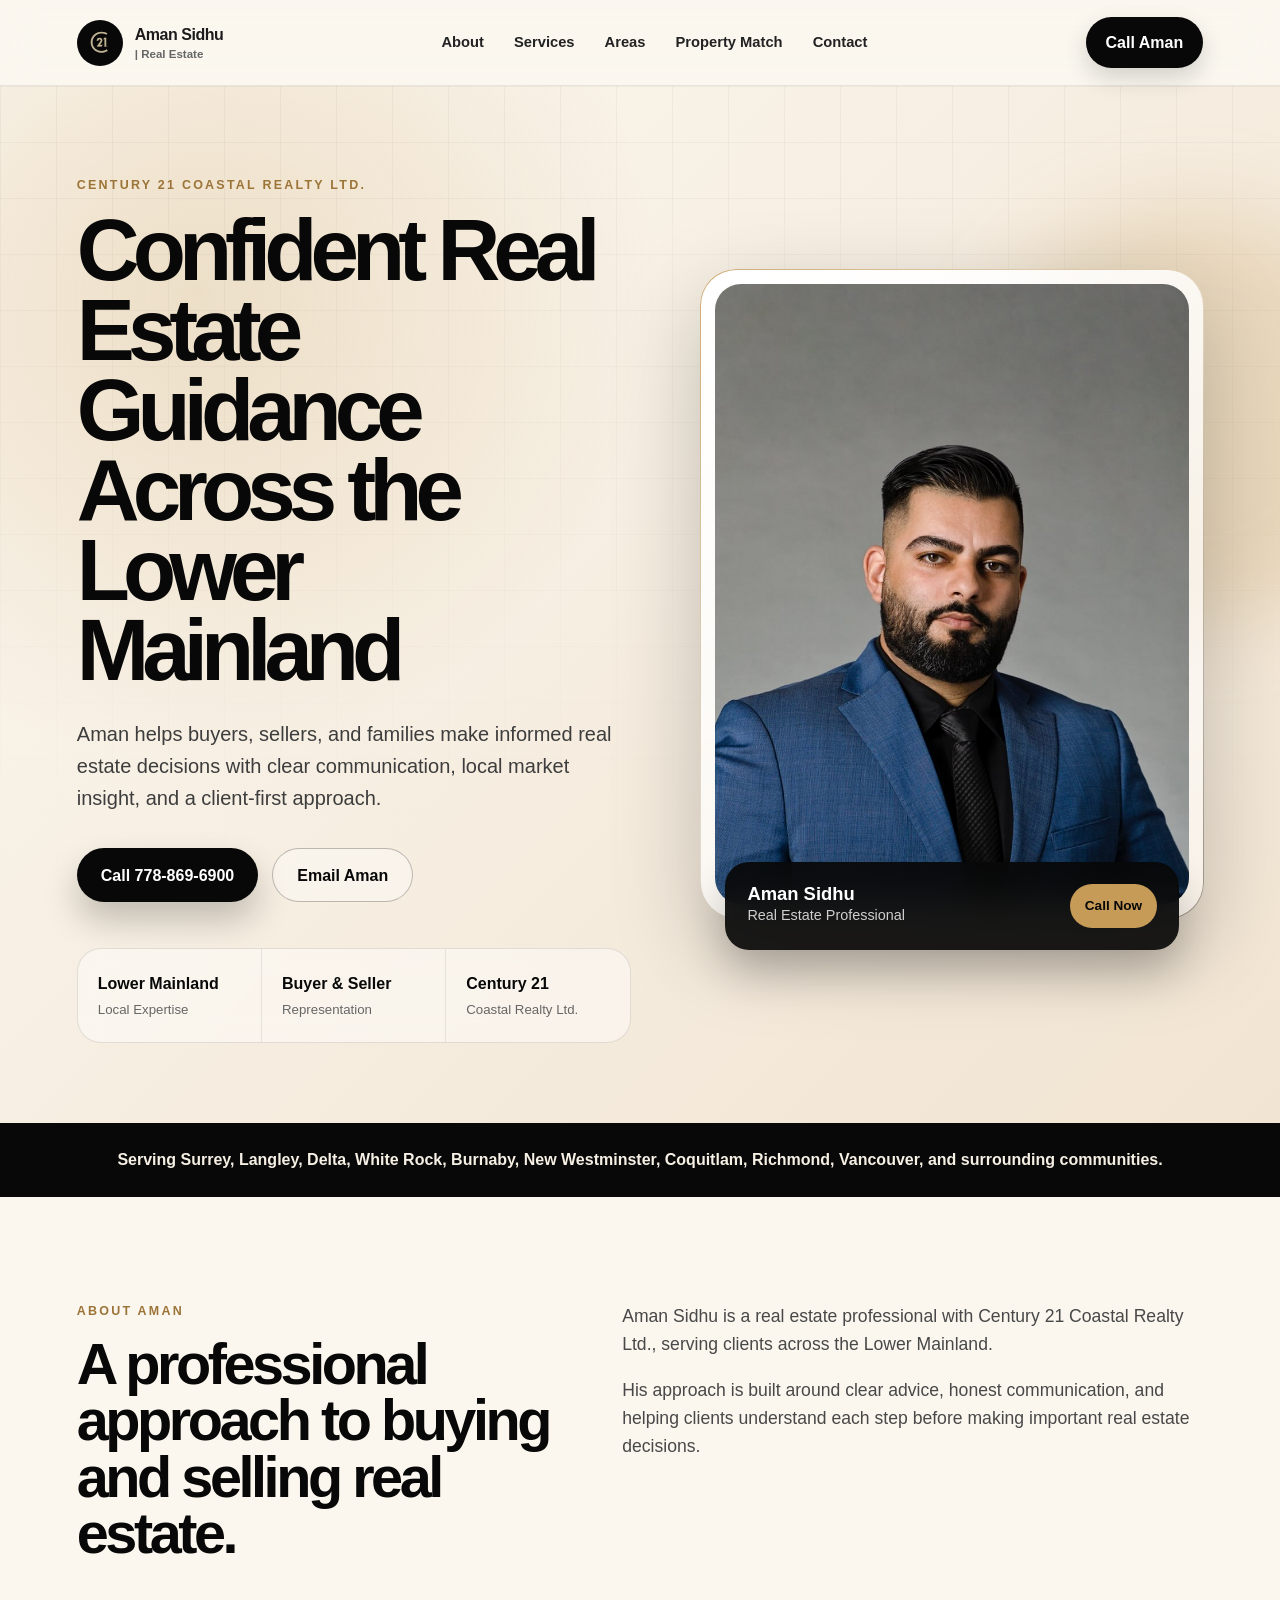
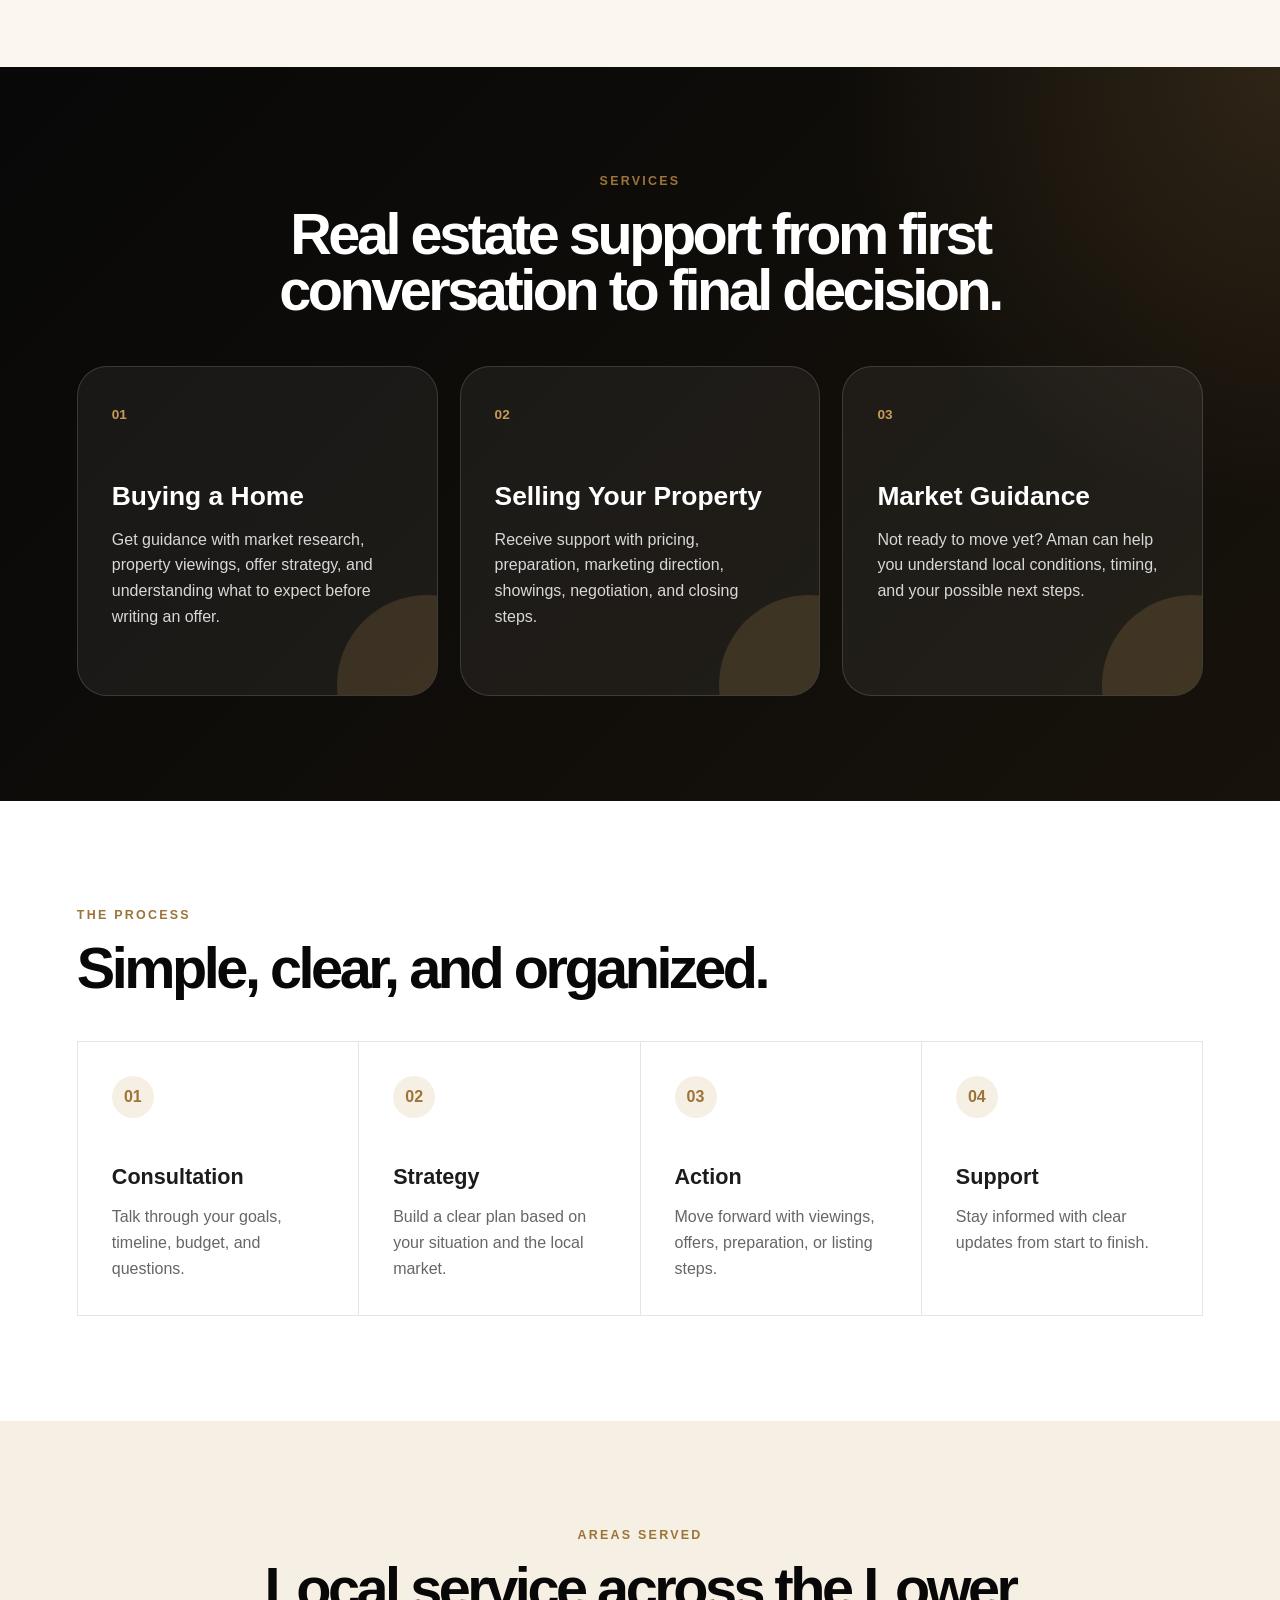
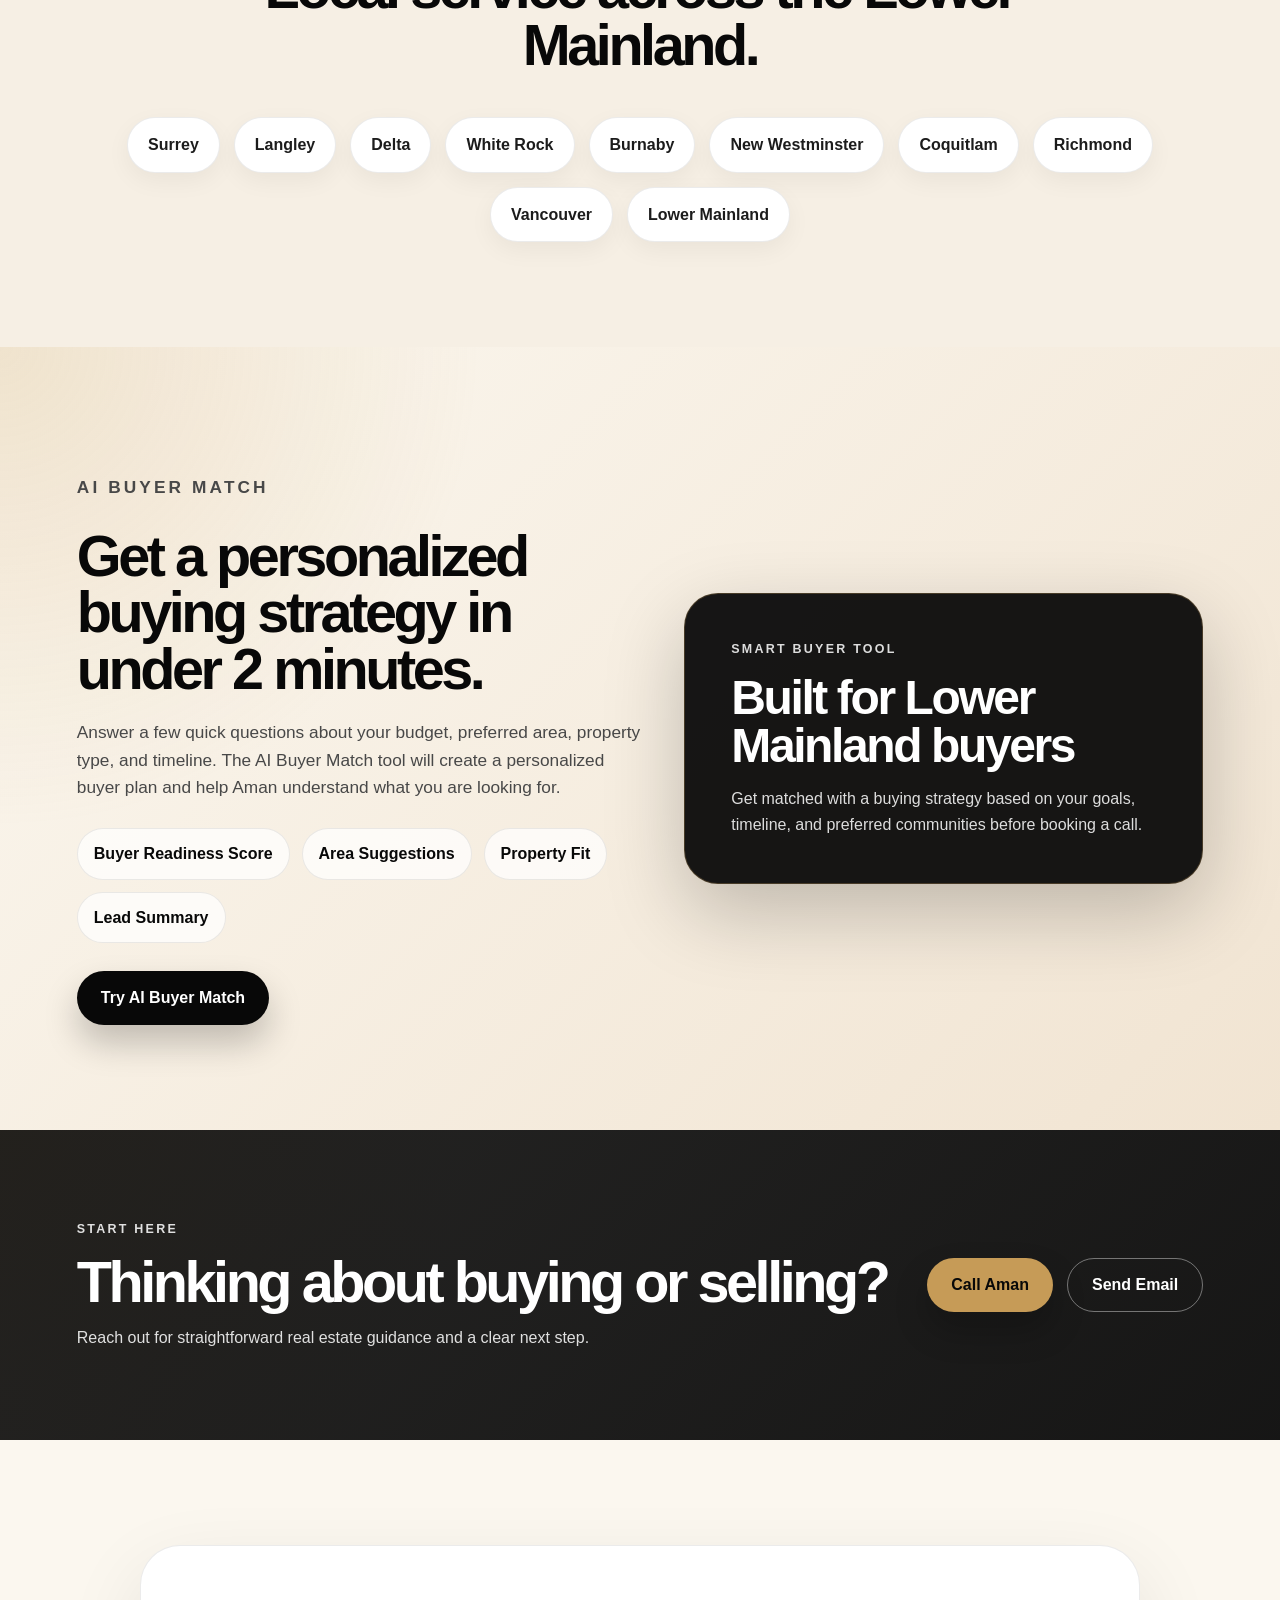
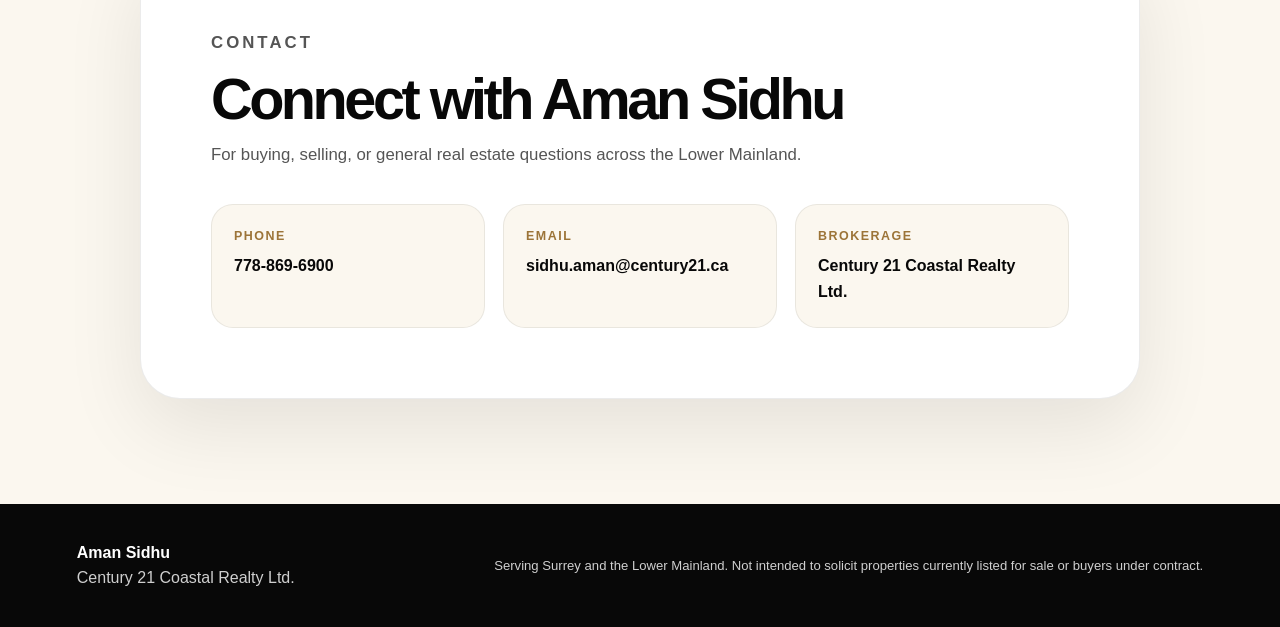
<file: index.html>
<!DOCTYPE html>
<html lang="en">
<head>
  <meta charset="UTF-8" />
  <meta name="viewport" content="width=device-width, initial-scale=1.0" />
  <title>Aman Sidhu | Lower Mainland Real Estate</title>
  <meta name="description" content="Aman Sidhu provides real estate guidance across Surrey and the Lower Mainland with Century 21 Coastal Realty Ltd." />
  <link rel="stylesheet" href="style.css" />
</head>

<body>

  <header class="navbar">
    <a href="#" class="brand">
      <span class="brand-mark">
  <img src="images/century21.png" alt="Century 21 Logo">
</span>
      <span>
        Aman Sidhu
        <small> | Real Estate</small>
      </span>
    </a>

    <nav>
      <a href="#about">About</a>
      <a href="#services">Services</a>
      <a href="#areas">Areas</a>
      <a href="ai-buyer-match.html">Property Match</a>
      <a href="#contact">Contact</a>
    </nav>

    <a href="tel:7788696900" class="nav-cta">Call Aman</a>
  </header>

  <main>

    <section class="hero">
      <div class="hero-bg-glow"></div>

      <div class="hero-content">
        <p class="eyebrow">Century 21 Coastal Realty Ltd.</p>

        <h1>Confident Real Estate Guidance Across the Lower Mainland</h1>

        <p class="hero-subtext">
          Aman helps buyers, sellers, and families make informed real estate decisions with clear communication, local market insight, and a client-first approach.
        </p>

        <div class="hero-actions">
          <a href="tel:7788696900" class="btn primary">Call 778-869-6900</a>
          <a href="mailto:sidhu.aman@century21.ca" class="btn secondary">Email Aman</a>
        </div>

        <div class="trust-row">
          <div>
            <strong>Lower Mainland</strong>
            <span>Local Expertise</span>
          </div>
          <div>
            <strong>Buyer & Seller</strong>
            <span>Representation</span>
          </div>
          <div>
            <strong>Century 21</strong>
            <span>Coastal Realty Ltd.</span>
          </div>
        </div>
      </div>

      <div class="hero-card">
        <div class="image-wrap">
          <img src="images/aman-headshot.jpg" alt="Aman Sidhu real estate professional headshot" />
        </div>

        <div class="agent-card">
          <div>
            <h3>Aman Sidhu </h3>
            <p>Real Estate Professional</p>
          </div>
          <a href="tel:7788696900">Call Now</a>
        </div>
      </div>
    </section>

    <section class="intro-strip">
      <p>
        Serving Surrey, Langley, Delta, White Rock, Burnaby, New Westminster, Coquitlam, Richmond, Vancouver, and surrounding communities.
      </p>
    </section>

    <section id="about" class="section about-grid">
      <div>
        <p class="eyebrow">About Aman</p>
        <h2>A professional approach to buying and selling real estate.</h2>
      </div>

      <div class="section-text">
        <p>
          Aman Sidhu  is a real estate professional with Century 21 Coastal Realty Ltd., serving clients across the Lower Mainland.
        </p>
        <p>
          His approach is built around clear advice, honest communication, and helping clients understand each step before making important real estate decisions.
        </p>
      </div>
    </section>

    <section id="services" class="section dark-section">
      <div class="section-heading center">
        <p class="eyebrow">Services</p>
        <h2>Real estate support from first conversation to final decision.</h2>
      </div>

      <div class="service-grid">
        <article class="service-card">
          <span>01</span>
          <h3>Buying a Home</h3>
          <p>
            Get guidance with market research, property viewings, offer strategy, and understanding what to expect before writing an offer.
          </p>
        </article>

        <article class="service-card">
          <span>02</span>
          <h3>Selling Your Property</h3>
          <p>
            Receive support with pricing, preparation, marketing direction, showings, negotiation, and closing steps.
          </p>
        </article>

        <article class="service-card">
          <span>03</span>
          <h3>Market Guidance</h3>
          <p>
            Not ready to move yet? Aman can help you understand local conditions, timing, and your possible next steps.
          </p>
        </article>
      </div>
    </section>

    <section class="section process">
      <div class="section-heading">
        <p class="eyebrow">The Process</p>
        <h2>Simple, clear, and organized.</h2>
      </div>

      <div class="process-grid">
        <div class="process-item">
          <span>01</span>
          <h3>Consultation</h3>
          <p>Talk through your goals, timeline, budget, and questions.</p>
        </div>

        <div class="process-item">
          <span>02</span>
          <h3>Strategy</h3>
          <p>Build a clear plan based on your situation and the local market.</p>
        </div>

        <div class="process-item">
          <span>03</span>
          <h3>Action</h3>
          <p>Move forward with viewings, offers, preparation, or listing steps.</p>
        </div>

        <div class="process-item">
          <span>04</span>
          <h3>Support</h3>
          <p>Stay informed with clear updates from start to finish.</p>
        </div>
      </div>
    </section>

    <section id="areas" class="section areas-section">
      <div class="section-heading center">
        <p class="eyebrow">Areas Served</p>
        <h2>Local service across the Lower Mainland.</h2>
      </div>

      <div class="area-pills">
        <span>Surrey</span>
        <span>Langley</span>
        <span>Delta</span>
        <span>White Rock</span>
        <span>Burnaby</span>
        <span>New Westminster</span>
        <span>Coquitlam</span>
        <span>Richmond</span>
        <span>Vancouver</span>
        <span>Lower Mainland</span>
      </div>
    </section>

    <section class="section ai-match-preview">
  <div class="ai-match-content">
    <p class="eyebrow">AI Buyer Match</p>
    <h2>Get a personalized buying strategy in under 2 minutes.</h2>
    <p>
      Answer a few quick questions about your budget, preferred area, property type,
      and timeline. The AI Buyer Match tool will create a personalized buyer plan
      and help Aman understand what you are looking for.
    </p>

    <div class="ai-feature-list">
      <span>Buyer Readiness Score</span>
      <span>Area Suggestions</span>
      <span>Property Fit</span>
      <span>Lead Summary</span>
    </div>

    <a href="ai-buyer-match.html" class="btn primary">Try AI Buyer Match</a>
  </div>

  <div class="ai-match-card">
    <p class="eyebrow">Smart Buyer Tool</p>
    <h3>Built for Lower Mainland buyers</h3>
    <p>
      Get matched with a buying strategy based on your goals, timeline, and preferred
      communities before booking a call.
    </p>
  </div>
</section>

    <section class="cta-section">
      <div>
        <p class="eyebrow">Start Here</p>
        <h2>Thinking about buying or selling?</h2>
        <p>
          Reach out for straightforward real estate guidance and a clear next step.
        </p>
      </div>

      <div class="cta-actions">
        <a href="tel:7788696900" class="btn primary light-btn">Call Aman</a>
        <a href="mailto:sidhu.aman@century21.ca" class="btn secondary light-outline">Send Email</a>
      </div>
    </section>

    <section id="contact" class="section contact-section">
      <div class="contact-card">
        <p class="eyebrow">Contact</p>
        <h2>Connect with Aman Sidhu</h2>
        <p>
          For buying, selling, or general real estate questions across the Lower Mainland.
        </p>

        <div class="contact-details">
          <a href="tel:7788696900">
            <span>Phone</span>
            778-869-6900
          </a>

          <a href="mailto:sidhu.aman@century21.ca">
            <span>Email</span>
            sidhu.aman@century21.ca
          </a>

          <div>
            <span>Brokerage</span>
            Century 21 Coastal Realty Ltd.
          </div>
        </div>
      </div>
    </section>

  </main>

  <footer>
    <div>
      <strong>Aman Sidhu</strong>
      <p>Century 21 Coastal Realty Ltd.</p>
    </div>

    <p class="footer-small">
      Serving Surrey and the Lower Mainland. Not intended to solicit properties currently listed for sale or buyers under contract.
    </p>
  </footer>

  <div class="mobile-contact-bar">
    <a href="tel:7788696900">Call</a>
    <a href="mailto:sidhu.aman@century21.ca">Email</a>
  </div>

</body>
</html>
</file>
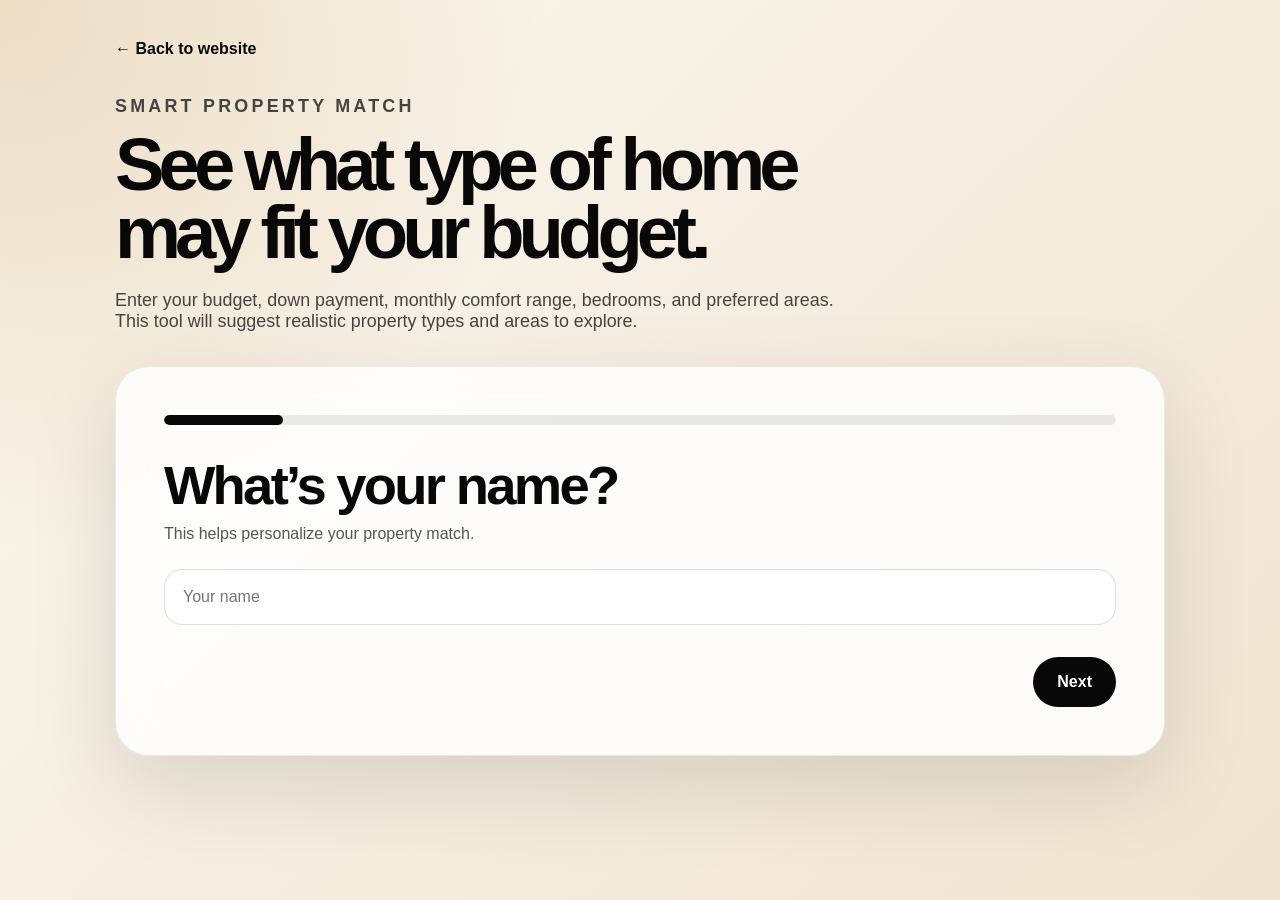
<file: ai-buyer-match.html>
<!DOCTYPE html>
<html lang="en">
<head>
  <meta charset="UTF-8" />
  <meta name="viewport" content="width=device-width, initial-scale=1.0" />
  <title>Smart Property Match | Aman Sidhu</title>
  <link rel="stylesheet" href="ai-buyer-match.css" />
</head>
<body>

  <main class="ai-page">
    <section class="ai-shell">
      <a href="index.html" class="back-link">← Back to website</a>

      <div class="ai-header">
   <p class="eyebrow">Smart Property Match</p>
<h1>See what type of home may fit your budget.</h1>
      <p>
  Enter your budget, down payment, monthly comfort range, bedrooms, and preferred areas. This tool will suggest realistic property types and areas to explore.
</p>
      </div>

      <div class="ai-card">
        <div class="progress-wrap">
          <div class="progress-bar" id="progressBar"></div>
        </div>

        <div id="questionBox"></div>

        <div class="ai-actions">
          <button id="backBtn">Back</button>
          <button id="nextBtn">Next</button>
        </div>
      </div>

      <div id="resultBox" class="result-box hidden"></div>
    </section>
  </main>

  <script src="ai-buyer-match.js"></script>
</body>
</html>
</file>
<file: style.css>
* {
  box-sizing: border-box;
  margin: 0;
  padding: 0;
}

:root {
  --black: #080808;
  --dark: #111111;
  --cream: #f6efe4;
  --cream-2: #fbf7ef;
  --gold: #c69b57;
  --gold-dark: #9c7438;
  --text: #1c1c1c;
  --muted: #666666;
  --border: rgba(0, 0, 0, 0.1);
  --white: #ffffff;
}

html {
  scroll-behavior: smooth;
}

body {
  font-family: Arial, Helvetica, sans-serif;
  color: var(--text);
  background: var(--cream-2);
  line-height: 1.6;
}

a {
  color: inherit;
}

.navbar {
  position: sticky;
  top: 0;
  z-index: 100;
  height: 86px;
  padding: 0 6%;
  display: flex;
  align-items: center;
  justify-content: space-between;
  background: rgba(251, 247, 239, 0.88);
  backdrop-filter: blur(18px);
  border-bottom: 1px solid rgba(0, 0, 0, 0.08);
}

.brand {
  display: flex;
  align-items: center;
  gap: 12px;
  text-decoration: none;
  font-weight: 800;
  letter-spacing: -0.03em;
}

.brand-mark {
  width: 46px;
  height: 46px;
  border-radius: 50%;
  display: grid;
  place-items: center;
  background: var(--black);
  color: var(--gold);
  font-size: 0.95rem;
  letter-spacing: 0.02em;
}

.brand small {
  display: block;
  font-size: 0.72rem;
  font-weight: 600;
  color: var(--muted);
  letter-spacing: 0;
  margin-top: -3px;
}

nav {
  display: flex;
  align-items: center;
  gap: 30px;
}

nav a {
  text-decoration: none;
  color: #222;
  font-size: 0.92rem;
  font-weight: 700;
}

nav a:hover {
  color: var(--gold-dark);
}

.nav-cta {
  text-decoration: none;
  background: var(--black);
  color: var(--white);
  padding: 13px 20px;
  border-radius: 999px;
  font-weight: 800;
  box-shadow: 0 10px 24px rgba(0, 0, 0, 0.16);
}

.hero {
  position: relative;
  overflow: hidden;
  min-height: calc(100vh - 86px);
  padding: 90px 6% 80px;
  display: grid;
  grid-template-columns: 1.05fr 0.95fr;
  align-items: center;
  gap: 70px;
  background:
    radial-gradient(circle at 15% 20%, rgba(198, 155, 87, 0.24), transparent 34%),
    linear-gradient(135deg, #fbf7ef 0%, #f1e4d2 100%);
}

.hero::before {
  content: "";
  position: absolute;
  inset: 0;
  background-image:
    linear-gradient(rgba(0,0,0,0.035) 1px, transparent 1px),
    linear-gradient(90deg, rgba(0,0,0,0.035) 1px, transparent 1px);
  background-size: 56px 56px;
  mask-image: linear-gradient(to bottom, black, transparent 80%);
  pointer-events: none;
}

.hero-bg-glow {
  position: absolute;
  width: 420px;
  height: 420px;
  border-radius: 50%;
  background: rgba(198, 155, 87, 0.24);
  filter: blur(40px);
  right: -120px;
  top: 120px;
}

.hero-content,
.hero-card {
  position: relative;
  z-index: 2;
}

.eyebrow {
  color: var(--gold-dark);
  font-size: 0.78rem;
  font-weight: 900;
  text-transform: uppercase;
  letter-spacing: 0.18em;
  margin-bottom: 14px;
}

h1 {
  max-width: 780px;
  font-size: clamp(3rem, 6.8vw, 6.9rem);
  line-height: 0.92;
  letter-spacing: -0.08em;
  color: var(--black);
  margin-bottom: 28px;
}

.hero-subtext {
  max-width: 650px;
  font-size: clamp(1.05rem, 1.8vw, 1.25rem);
  color: #3d3d3d;
  margin-bottom: 34px;
}

.hero-actions,
.cta-actions {
  display: flex;
  gap: 14px;
  flex-wrap: wrap;
}

.btn {
  display: inline-flex;
  align-items: center;
  justify-content: center;
  min-height: 54px;
  padding: 0 24px;
  border-radius: 999px;
  text-decoration: none;
  font-weight: 900;
  transition: 0.2s ease;
}

.btn:hover {
  transform: translateY(-2px);
}

.primary {
  background: var(--black);
  color: var(--white);
  box-shadow: 0 18px 34px rgba(0, 0, 0, 0.22);
}

.secondary {
  color: var(--black);
  border: 1px solid rgba(0, 0, 0, 0.25);
  background: rgba(255, 255, 255, 0.35);
}

.trust-row {
  margin-top: 46px;
  display: grid;
  grid-template-columns: repeat(3, 1fr);
  max-width: 700px;
  border: 1px solid rgba(0,0,0,0.1);
  border-radius: 24px;
  overflow: hidden;
  background: rgba(255,255,255,0.42);
  backdrop-filter: blur(12px);
}

.trust-row div {
  padding: 22px 20px;
  border-right: 1px solid rgba(0,0,0,0.08);
}

.trust-row div:last-child {
  border-right: none;
}

.trust-row strong {
  display: block;
  font-size: 1rem;
  color: var(--black);
  margin-bottom: 2px;
}

.trust-row span {
  display: block;
  font-size: 0.83rem;
  color: var(--muted);
}

.hero-card {
  justify-self: center;
  width: min(100%, 520px);
}

.image-wrap {
  position: relative;
  padding: 14px;
  border-radius: 36px;
  background: linear-gradient(145deg, white, rgba(255,255,255,0.45));
  box-shadow: 0 30px 90px rgba(0, 0, 0, 0.22);
}

.image-wrap::before {
  content: "";
  position: absolute;
  inset: -1px;
  border-radius: 36px;
  padding: 1px;
  background: linear-gradient(135deg, rgba(198,155,87,0.8), rgba(255,255,255,0.2), rgba(0,0,0,0.3));
  mask: linear-gradient(#fff 0 0) content-box, linear-gradient(#fff 0 0);
  mask-composite: exclude;
  pointer-events: none;
}

.image-wrap img {
  display: block;
  width: 100%;
  height: 620px;
  object-fit: cover;
  object-position: center;
  border-radius: 26px;
  filter: contrast(1.02) saturate(0.96);
}

.agent-card {
  width: calc(100% - 48px);
  margin: -56px auto 0;
  position: relative;
  z-index: 3;
  padding: 22px;
  border-radius: 24px;
  display: flex;
  justify-content: space-between;
  align-items: center;
  gap: 14px;
  background: rgba(8, 8, 8, 0.92);
  color: white;
  box-shadow: 0 20px 44px rgba(0,0,0,0.24);
  backdrop-filter: blur(18px);
}

.agent-card h3 {
  font-size: 1.15rem;
  line-height: 1.1;
}

.agent-card p {
  color: #cfcfcf;
  font-size: 0.9rem;
}

.agent-card a {
  white-space: nowrap;
  text-decoration: none;
  color: var(--black);
  background: var(--gold);
  padding: 11px 15px;
  border-radius: 999px;
  font-weight: 900;
  font-size: 0.85rem;
}

.intro-strip {
  padding: 24px 6%;
  background: var(--black);
  color: var(--cream);
  text-align: center;
  font-weight: 700;
}

.section {
  padding: 105px 6%;
}

.about-grid {
  display: grid;
  grid-template-columns: 0.9fr 1.1fr;
  gap: 70px;
  align-items: start;
  background: var(--cream-2);
}

h2 {
  max-width: 850px;
  font-size: clamp(2.2rem, 4.5vw, 4.4rem);
  line-height: 0.98;
  letter-spacing: -0.06em;
  color: var(--black);
}

.section-text p {
  font-size: 1.1rem;
  color: #484848;
  margin-bottom: 18px;
  max-width: 760px;
}

.dark-section {
  background:
    radial-gradient(circle at top right, rgba(198,155,87,0.16), transparent 30%),
    linear-gradient(135deg, #080808 0%, #17120b 100%);
  color: white;
}

.dark-section h2 {
  color: white;
}

.center {
  text-align: center;
  margin-left: auto;
  margin-right: auto;
}

.center h2 {
  margin-left: auto;
  margin-right: auto;
}

.service-grid {
  margin-top: 48px;
  display: grid;
  grid-template-columns: repeat(3, 1fr);
  gap: 22px;
}

.service-card {
  position: relative;
  min-height: 330px;
  padding: 34px;
  border-radius: 30px;
  background: rgba(255,255,255,0.06);
  border: 1px solid rgba(255,255,255,0.14);
  overflow: hidden;
}

.service-card::after {
  content: "";
  position: absolute;
  width: 180px;
  height: 180px;
  border-radius: 50%;
  right: -80px;
  bottom: -80px;
  background: rgba(198,155,87,0.18);
}

.service-card span {
  color: var(--gold);
  font-weight: 900;
  font-size: 0.85rem;
}

.service-card h3 {
  margin: 56px 0 16px;
  font-size: 1.65rem;
  line-height: 1.05;
}

.service-card p {
  color: #d8d8d8;
}

.process {
  background: #ffffff;
}

.section-heading {
  margin-bottom: 44px;
}

.process-grid {
  display: grid;
  grid-template-columns: repeat(4, 1fr);
  border-top: 1px solid var(--border);
  border-left: 1px solid var(--border);
}

.process-item {
  padding: 34px;
  min-height: 240px;
  border-right: 1px solid var(--border);
  border-bottom: 1px solid var(--border);
  background: white;
}

.process-item span {
  display: inline-grid;
  place-items: center;
  width: 42px;
  height: 42px;
  border-radius: 50%;
  background: var(--cream);
  color: var(--gold-dark);
  font-weight: 900;
  margin-bottom: 42px;
}

.process-item h3 {
  font-size: 1.35rem;
  margin-bottom: 10px;
}

.process-item p {
  color: var(--muted);
}

.areas-section {
  background: var(--cream);
}

.area-pills {
  max-width: 1100px;
  margin: 42px auto 0;
  display: flex;
  flex-wrap: wrap;
  justify-content: center;
  gap: 14px;
}

.area-pills span {
  padding: 14px 20px;
  border-radius: 999px;
  background: white;
  border: 1px solid rgba(0,0,0,0.08);
  font-weight: 800;
  box-shadow: 0 8px 24px rgba(0,0,0,0.05);
}

.cta-section {
  margin: 0;
  padding: 90px 6%;
  display: flex;
  justify-content: space-between;
  align-items: center;
  gap: 34px;
  background:
    linear-gradient(135deg, rgba(8,8,8,0.88), rgba(8,8,8,0.94)),
    radial-gradient(circle at top left, rgba(198,155,87,0.4), transparent 35%);
  color: white;
}

.cta-section h2 {
  color: white;
  margin-bottom: 14px;
}

.cta-section p {
  color: #e0e0e0;
  max-width: 650px;
}

.light-btn {
  background: var(--gold);
  color: var(--black);
}

.light-outline {
  color: white;
  border-color: rgba(255,255,255,0.4);
  background: transparent;
}

.contact-section {
  background: var(--cream-2);
}

.contact-card {
  max-width: 1000px;
  margin: 0 auto;
  padding: clamp(34px, 6vw, 70px);
  border-radius: 40px;
  background: white;
  border: 1px solid rgba(0,0,0,0.08);
  box-shadow: 0 28px 80px rgba(0,0,0,0.09);
}

.contact-card p {
  color: #555;
  font-size: 1.05rem;
  margin-top: 14px;
}

.contact-details {
  margin-top: 36px;
  display: grid;
  grid-template-columns: repeat(3, 1fr);
  gap: 18px;
}

.contact-details a,
.contact-details div {
  text-decoration: none;
  padding: 22px;
  border-radius: 22px;
  background: var(--cream-2);
  border: 1px solid rgba(0,0,0,0.07);
  color: var(--black);
  font-weight: 900;
  overflow-wrap: anywhere;
}

.contact-details span {
  display: block;
  color: var(--gold-dark);
  font-size: 0.78rem;
  text-transform: uppercase;
  letter-spacing: 0.12em;
  margin-bottom: 6px;
}

footer {
  padding: 36px 6%;
  background: var(--black);
  color: white;
  display: flex;
  justify-content: space-between;
  align-items: center;
  gap: 28px;
}

footer p {
  color: #cfcfcf;
}

.footer-small {
  max-width: 720px;
  font-size: 0.82rem;
  text-align: right;
}

.mobile-contact-bar {
  display: none;
}

@media (max-width: 1050px) {
  nav {
    display: none;
  }

  .hero {
    grid-template-columns: 1fr;
    gap: 46px;
  }

  .hero-card {
    justify-self: start;
    max-width: 520px;
  }

  .about-grid,
  .service-grid,
  .process-grid,
  .contact-details {
    grid-template-columns: 1fr;
  }

  .process-grid {
    border-left: none;
  }

  .process-item {
    border-left: 1px solid var(--border);
  }

  .cta-section {
    flex-direction: column;
    align-items: flex-start;
  }

  footer {
    flex-direction: column;
    align-items: flex-start;
  }

  .footer-small {
    text-align: left;
  }
}

@media (max-width: 700px) {
  body {
    padding-bottom: 62px;
  }

  .navbar {
    height: 74px;
    padding: 0 5%;
  }

.brand-mark {
  width: 46px;
  height: 46px;
  border-radius: 50%;
  overflow: hidden;
  display: flex;
  align-items: center;
  justify-content: center;
  background: var(--cream-2);
  border: 1px solid rgba(198, 155, 87, 0.35);
  flex-shrink: 0;
}

.brand-mark img {
  width: 34px;
  height: 34px;
  display: block;
  object-fit: contain;

}

  .nav-cta {
    display: none;
  }

  .hero {
    min-height: auto;
    padding: 46px 5% 70px;
  }

  h1 {
    font-size: clamp(3.2rem, 16vw, 4.8rem);
  }

  h2 {
    font-size: clamp(2.25rem, 11vw, 3.3rem);
  }

  .hero-actions,
  .cta-actions {
    flex-direction: column;
  }

  .btn {
    width: 100%;
  }

  .trust-row {
    grid-template-columns: 1fr;
  }

  .trust-row div {
    border-right: none;
    border-bottom: 1px solid rgba(0,0,0,0.08);
  }

  .trust-row div:last-child {
    border-bottom: none;
  }

  .image-wrap img {
    height: 470px;
  }

  .agent-card {
    width: calc(100% - 24px);
    flex-direction: column;
    align-items: flex-start;
  }

  .agent-card a {
    width: 100%;
    text-align: center;
  }

  .intro-strip {
    text-align: left;
    padding: 22px 5%;
  }

  .section {
    padding: 74px 5%;
  }

  .service-card {
    min-height: 280px;
  }

  .contact-card {
    border-radius: 28px;
  }

  .mobile-contact-bar {
    position: fixed;
    display: flex;
    left: 0;
    right: 0;
    bottom: 0;
    z-index: 999;
    background: var(--black);
    box-shadow: 0 -12px 30px rgba(0,0,0,0.18);
  }

  .mobile-contact-bar a {
    flex: 1;
    text-align: center;
    padding: 16px;
    color: white;
    text-decoration: none;
    font-weight: 900;
    border-right: 1px solid rgba(255,255,255,0.12);
  }

  .mobile-contact-bar a:last-child {
    border-right: none;
    background: var(--gold);
    color: var(--black);
  }
}

@media (max-width: 768px) {
  .hero {
    padding: 90px 18px 40px;
    min-height: auto;
  }

  .hero-content {
    grid-template-columns: 1fr;
    gap: 28px;
    text-align: left;
  }

  .hero h1 {
    font-size: 42px;
    line-height: 0.95;
    letter-spacing: -2px;
  }

  .hero p {
    font-size: 15px;
    max-width: 100%;
  }

  .hero-actions {
    flex-direction: column;
    align-items: stretch;
  }

  .hero-actions a {
    width: 100%;
    text-align: center;
  }

  .hero-card {
    max-width: 100%;
    margin: 0 auto;
  }

  .hero-stats {
    grid-template-columns: 1fr;
    gap: 10px;
  }

  .section {
    padding: 55px 18px;
  }

  .section h2 {
    font-size: 34px;
    line-height: 1;
  }

  .cards,
  .service-grid,
  .process-grid,
  .contact-grid {
    grid-template-columns: 1fr;
  }

  .navbar {
    padding: 14px 18px;
  }

  .nav-links {
    display: none;
  }

  .nav-cta {
    padding: 10px 15px;
    font-size: 13px;
  }

  .profile-image {
    height: auto;
    max-height: 420px;
    object-fit: cover;
  }
}

.brand-mark img {
  width: 34px;
  height: 34px;
  display: block;
  object-fit: contain;
}

.brand-mark {
  overflow: hidden;
}

.ai-match-preview {
  display: grid;
  grid-template-columns: 1.05fr 0.95fr;
  gap: 34px;
  align-items: center;
  background:
    radial-gradient(circle at top left, rgba(198, 155, 87, 0.22), transparent 32%),
    linear-gradient(135deg, #fbf7ef 0%, #f1e4d2 100%);
}

.ai-match-content p {
  max-width: 760px;
  color: #484848;
  font-size: 1.08rem;
  margin: 22px 0 26px;
}

.ai-feature-list {
  display: flex;
  flex-wrap: wrap;
  gap: 12px;
  margin-bottom: 28px;
}

.ai-feature-list span {
  padding: 12px 16px;
  border-radius: 999px;
  background: rgba(255, 255, 255, 0.72);
  border: 1px solid rgba(0, 0, 0, 0.08);
  font-weight: 900;
  color: var(--black);
}

.ai-match-card {
  padding: clamp(28px, 5vw, 46px);
  border-radius: 34px;
  background: rgba(8, 8, 8, 0.94);
  color: white;
  box-shadow: 0 28px 80px rgba(0, 0, 0, 0.22);
  border: 1px solid rgba(198, 155, 87, 0.28);
}

.ai-match-card h3 {
  font-size: clamp(1.8rem, 4vw, 3rem);
  line-height: 1;
  letter-spacing: -0.05em;
  margin-bottom: 16px;
}

.ai-match-card p {
  color: #ddd;
}

@media (max-width: 900px) {
  .ai-match-preview {
    grid-template-columns: 1fr;
  }
}
</file>
<file: ai-buyer-match.css>
* {
  box-sizing: border-box;
  margin: 0;
  padding: 0;
}

body {
  font-family: Arial, Helvetica, sans-serif;
  background:
    radial-gradient(circle at top left, rgba(198,155,87,0.28), transparent 35%),
    linear-gradient(135deg, #fbf7ef 0%, #f1e4d2 100%);
  color: #080808;
  min-height: 100vh;
}

.ai-page {
  min-height: 100vh;
  padding: 40px 6%;
}

.ai-shell {
  max-width: 1050px;
  margin: 0 auto;
}

.back-link {
  display: inline-block;
  margin-bottom: 38px;
  color: #080808;
  text-decoration: none;
  font-weight: 900;
}

.eyebrow {
  color: #9c7438;
  font-size: 0.78rem;
  font-weight: 900;
  text-transform: uppercase;
  letter-spacing: 0.18em;
  margin-bottom: 14px;
}

.ai-header {
  max-width: 820px;
  margin-bottom: 34px;
}

.ai-header h1 {
  font-size: clamp(3rem, 7vw, 6.5rem);
  line-height: 0.92;
  letter-spacing: -0.08em;
  margin-bottom: 22px;
}

.ai-header p {
  font-size: 1.12rem;
  color: #444;
  max-width: 720px;
}

.ai-card,
.result-box {
  background: rgba(255,255,255,0.82);
  border: 1px solid rgba(0,0,0,0.08);
  border-radius: 34px;
  padding: clamp(26px, 5vw, 48px);
  box-shadow: 0 30px 90px rgba(0,0,0,0.12);
  backdrop-filter: blur(18px);
}

.progress-wrap {
  height: 10px;
  background: rgba(0,0,0,0.08);
  border-radius: 999px;
  overflow: hidden;
  margin-bottom: 34px;
}

.progress-bar {
  width: 0%;
  height: 100%;
  background: #080808;
  border-radius: 999px;
  transition: 0.25s ease;
}

.question-step {
  animation: fadeUp 0.25s ease;
}

.question-step h2 {
  font-size: clamp(2rem, 5vw, 3.4rem);
  line-height: 1;
  letter-spacing: -0.05em;
  margin-bottom: 12px;
}

.question-step p {
  color: #555;
  margin-bottom: 26px;
}

.option-grid {
  display: grid;
  grid-template-columns: repeat(2, 1fr);
  gap: 14px;
}

.option {
  border: 1px solid rgba(0,0,0,0.12);
  background: white;
  border-radius: 20px;
  padding: 18px;
  cursor: pointer;
  font-weight: 900;
  transition: 0.2s ease;
}

.option:hover,
.option.selected {
  background: #080808;
  color: white;
  transform: translateY(-2px);
}

input,
textarea,
select {
  width: 100%;
  padding: 18px;
  border-radius: 18px;
  border: 1px solid rgba(0,0,0,0.12);
  font-size: 1rem;
  font-family: inherit;
  outline: none;
}

textarea {
  min-height: 130px;
  resize: vertical;
}

.ai-actions {
  margin-top: 32px;
  display: flex;
  justify-content: space-between;
  gap: 14px;
}

button {
  border: none;
  padding: 15px 24px;
  border-radius: 999px;
  font-weight: 900;
  cursor: pointer;
  font-size: 1rem;
}

#backBtn {
  background: transparent;
  border: 1px solid rgba(0,0,0,0.22);
}

#nextBtn {
  background: #080808;
  color: white;
}

.result-box {
  margin-top: 28px;
}

.hidden {
  display: none;
}

.result-top {
  display: flex;
  justify-content: space-between;
  gap: 20px;
  margin-bottom: 28px;
}

.score-circle {
  width: 130px;
  height: 130px;
  border-radius: 50%;
  display: grid;
  place-items: center;
  background: #080808;
  color: white;
  font-size: 2.2rem;
  font-weight: 900;
  flex-shrink: 0;
}

.result-box h2 {
  font-size: clamp(2rem, 5vw, 4rem);
  line-height: 0.95;
  letter-spacing: -0.06em;
  margin-bottom: 12px;
}

.result-box h3 {
  margin-top: 26px;
  margin-bottom: 10px;
}

.result-box p,
.result-box li {
  color: #444;
  font-size: 1.03rem;
}

.result-box ul {
  padding-left: 20px;
}

.cta-result {
  margin-top: 30px;
  padding: 24px;
  border-radius: 24px;
  background: #080808;
  color: white;
}

.cta-result p {
  color: #ddd;
  margin: 8px 0 18px;
}

.cta-result a {
  display: inline-block;
  text-decoration: none;
  background: #c69b57;
  color: #080808;
  padding: 14px 20px;
  border-radius: 999px;
  font-weight: 900;
}

@keyframes fadeUp {
  from {
    opacity: 0;
    transform: translateY(8px);
  }

  to {
    opacity: 1;
    transform: translateY(0);
  }
}

@media (max-width: 700px) {
  .ai-page {
    padding: 28px 18px;
  }

  .option-grid {
    grid-template-columns: 1fr;
  }

  .result-top {
    flex-direction: column;
  }

  .score-circle {
    width: 110px;
    height: 110px;
  }
}

.ai-header h1 {
  font-size: clamp(2.7rem, 5.8vw, 5.2rem);
  max-width: 900px;
}

.ai-card {
  margin-top: 20px;
}

@media (max-width: 700px) {
  .ai-header h1 {
    font-size: 3rem;
  }
}
</file>
